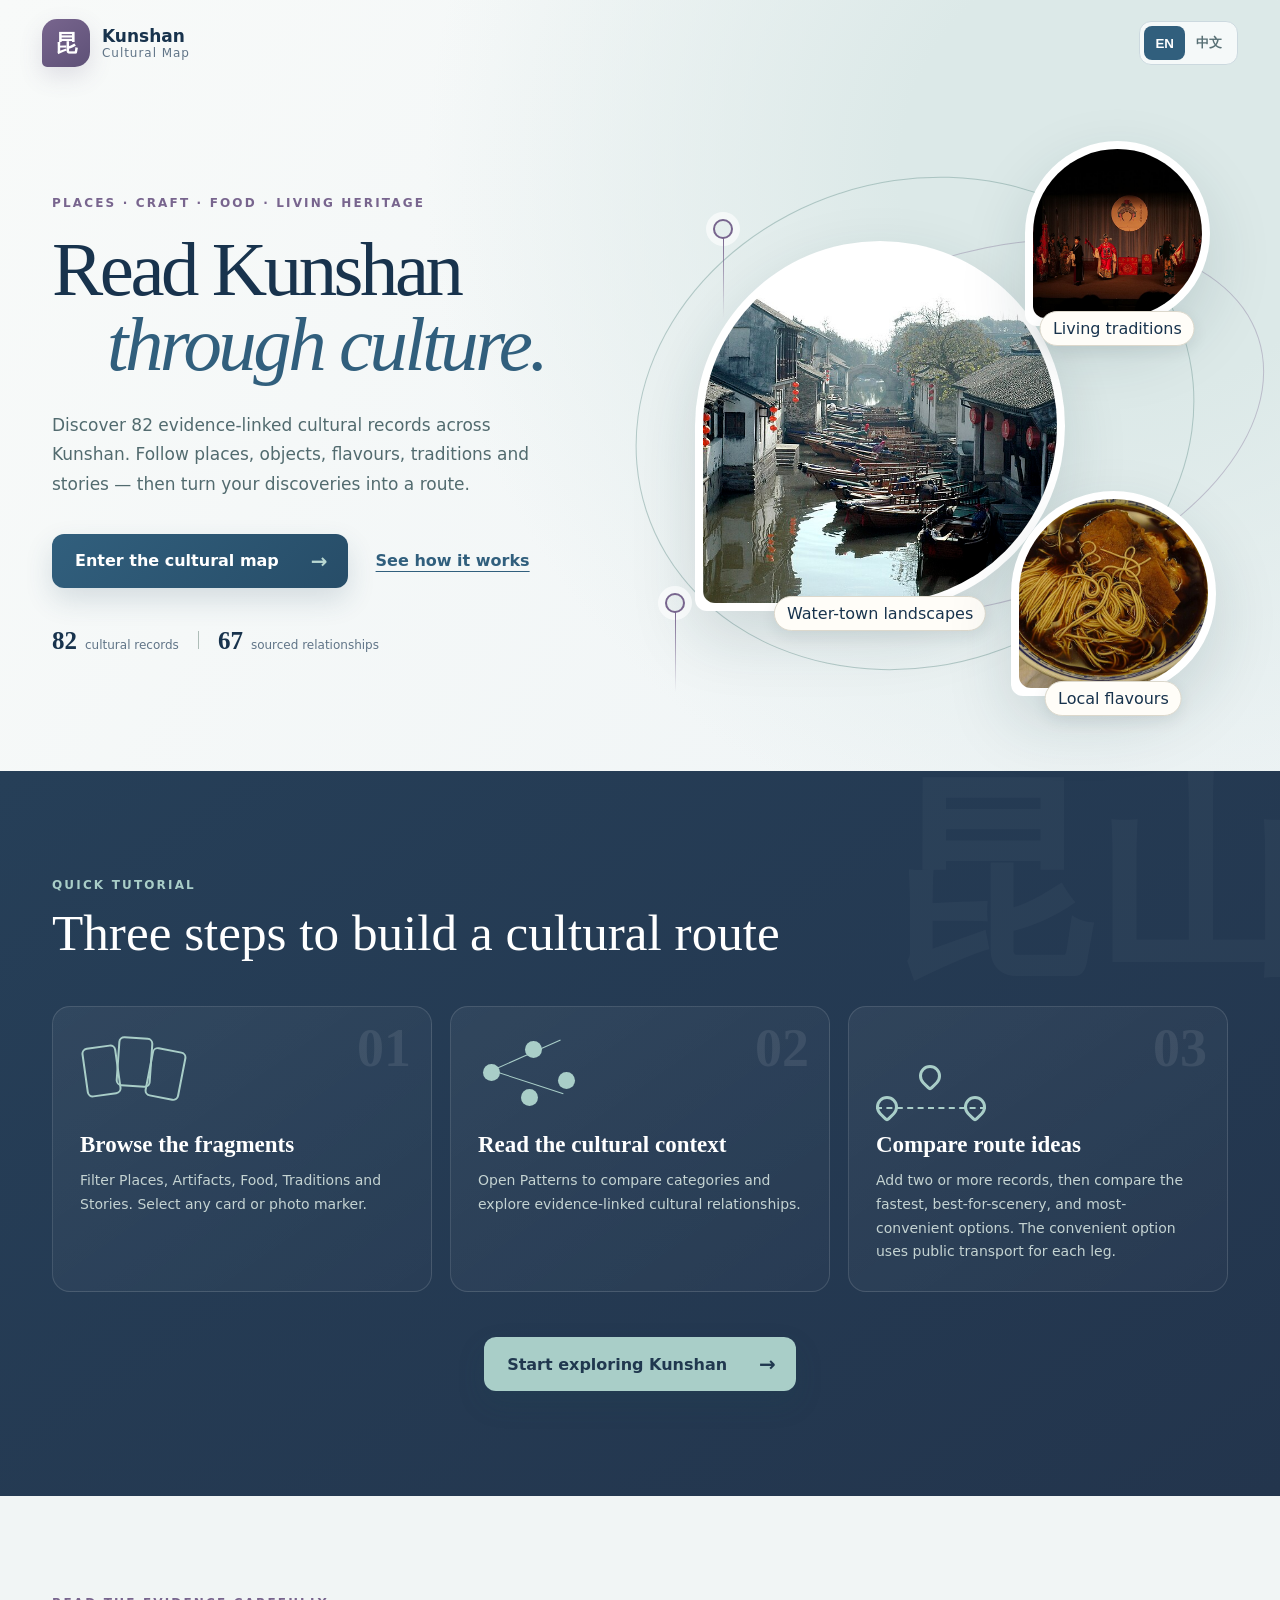
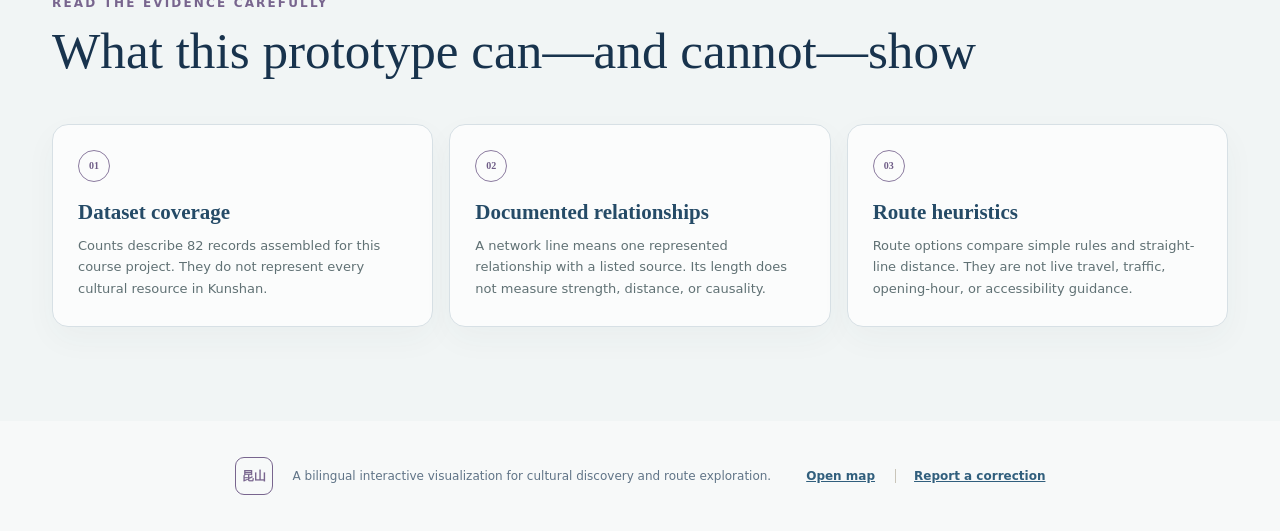
<file: index.html>
<!doctype html>
<html lang="en">
  <head>
    <meta charset="UTF-8" />
    <meta name="viewport" content="width=device-width, initial-scale=1.0" />
    <meta name="description" content="Kunshan Cultural Map — explore places, food, traditions, artifacts and stories, then create a cultural route." />
    <title>Kunshan Cultural Map</title>
    <link rel="stylesheet" href="landing.css?v=porcelain-2" />
  </head>
  <body>
    <main class="landing-shell">
      <nav class="landing-nav">
        <a class="landing-brand" href="index.html" aria-label="Kunshan Cultural Map home"><span>昆</span><b><i data-en="Kunshan" data-zh="昆山">Kunshan</i><small data-en="Cultural Map" data-zh="文化地图">Cultural Map</small></b></a>
        <div class="landing-language" role="group" aria-label="Language"><button data-language="en">EN</button><button data-language="zh">中文</button></div>
      </nav>

      <section class="hero">
        <div class="hero-copy">
          <p class="eyebrow" data-en="PLACES · CRAFT · FOOD · LIVING HERITAGE" data-zh="地点 · 手艺 · 食物 · 活态传统">PLACES · CRAFT · FOOD · LIVING HERITAGE</p>
          <h1><span data-en="Read Kunshan" data-zh="读懂昆山">Read Kunshan</span><em data-en="through culture." data-zh="从一处文化开始。">through culture.</em></h1>
          <p class="hero-intro" data-en="Discover 82 evidence-linked cultural records across Kunshan. Follow places, objects, flavours, traditions and stories — then turn your discoveries into a route." data-zh="探索昆山 82 条有来源的文化记录。从地点、器物、味道、传统与故事出发，再把你的发现变成一条文化路线。">Discover 82 evidence-linked cultural records across Kunshan. Follow places, objects, flavours, traditions and stories — then turn your discoveries into a route.</p>
          <div class="hero-actions">
            <a id="enterMap" class="primary-action" href="map.html?lang=en"><span data-en="Enter the cultural map" data-zh="进入文化地图">Enter the cultural map</span><b>→</b></a>
            <a class="text-action" href="#tutorial" data-en="See how it works" data-zh="查看使用方法">See how it works</a>
          </div>
          <div class="dataset-note"><strong>82</strong><span data-en="cultural records" data-zh="条文化记录">cultural records</span><i></i><strong>67</strong><span data-en="sourced relationships" data-zh="条有来源的关联">sourced relationships</span></div>
        </div>

        <div class="hero-visual" aria-label="Cultural scenes from Kunshan">
          <figure class="photo photo-main"><img src="assets/fragments/04-zhouzhuang_town.jpg" alt="Zhouzhuang water town"><figcaption data-en="Water-town landscapes" data-zh="水乡景观">Water-town landscapes</figcaption></figure>
          <figure class="photo photo-top"><img src="assets/fragments/61-kunqu_opera.jpg" alt="Kunqu opera"><figcaption data-en="Living traditions" data-zh="活态传统">Living traditions</figcaption></figure>
          <figure class="photo photo-bottom"><img src="assets/fragments/49-aozao_noodles.jpg" alt="Aozao noodles"><figcaption data-en="Local flavours" data-zh="地方味道">Local flavours</figcaption></figure>
          <div class="hero-orbit orbit-one"></div><div class="hero-orbit orbit-two"></div>
          <div class="map-pin pin-one"><span></span></div><div class="map-pin pin-two"><span></span></div>
        </div>
      </section>

      <section id="tutorial" class="tutorial">
        <div class="section-heading"><p data-en="QUICK TUTORIAL" data-zh="简单使用说明">QUICK TUTORIAL</p><h2 data-en="Three steps to build a cultural route" data-zh="三步建立你的文化路线">Three steps to build a cultural route</h2></div>
        <div class="tutorial-grid">
          <article><span class="step-number">01</span><div class="step-icon browse-icon"><i></i><i></i><i></i></div><h3 data-en="Browse the fragments" data-zh="浏览文化项目">Browse the fragments</h3><p data-en="Filter Places, Artifacts, Food, Traditions and Stories. Select any card or photo marker." data-zh="按地点、器物、食物、传统和故事筛选；点击左侧卡片或地图图片标记。">Filter Places, Artifacts, Food, Traditions and Stories. Select any card or photo marker.</p></article>
          <article><span class="step-number">02</span><div class="step-icon pattern-icon"><i></i><i></i><i></i><i></i></div><h3 data-en="Read the cultural context" data-zh="理解文化背景">Read the cultural context</h3><p data-en="Open Patterns to compare categories and explore evidence-linked cultural relationships." data-zh="打开“文化关联”，比较类别分布并探索有资料来源的文化关系。">Open Patterns to compare categories and explore evidence-linked cultural relationships.</p></article>
          <article><span class="step-number">03</span><div class="step-icon route-icon"><i></i><i></i><i></i></div><h3 data-en="Compare route ideas" data-zh="比较路线方案">Compare route ideas</h3><p data-en="Add two or more records, then compare the fastest, best-for-scenery, and most-convenient options. The convenient option uses public transport for each leg." data-zh="加入两个以上文化项目，再比较最快、最适合观景和交通最方便的方案；“交通最方便”会为每一段使用公共交通。">Add two or more records, then compare the fastest, best-for-scenery, and most-convenient options. The convenient option uses public transport for each leg.</p></article>
        </div>
        <a id="tutorialEnterMap" class="secondary-action" href="map.html?lang=en"><span data-en="Start exploring Kunshan" data-zh="开始探索昆山">Start exploring Kunshan</span><b>→</b></a>
      </section>

      <section class="evidence-guide" aria-labelledby="evidenceGuideTitle">
        <div class="section-heading"><p data-en="READ THE EVIDENCE CAREFULLY" data-zh="谨慎阅读证据">READ THE EVIDENCE CAREFULLY</p><h2 id="evidenceGuideTitle" data-en="What this prototype can—and cannot—show" data-zh="这个原型能说明什么，不能说明什么">What this prototype can—and cannot—show</h2></div>
        <div class="evidence-guide-grid">
          <article><span>01</span><h3 data-en="Dataset coverage" data-zh="数据覆盖范围">Dataset coverage</h3><p data-en="Counts describe 82 records assembled for this course project. They do not represent every cultural resource in Kunshan." data-zh="数量只描述本课程项目整理的 82 条记录，并不代表昆山的全部文化资源。">Counts describe 82 records assembled for this course project. They do not represent every cultural resource in Kunshan.</p></article>
          <article><span>02</span><h3 data-en="Documented relationships" data-zh="有记录的文化关联">Documented relationships</h3><p data-en="A network line means one represented relationship with a listed source. Its length does not measure strength, distance, or causality." data-zh="网络连线表示数据集中一条有来源的关系；线长不表示关系强度、地理距离或因果。">A network line means one represented relationship with a listed source. Its length does not measure strength, distance, or causality.</p></article>
          <article><span>03</span><h3 data-en="Route heuristics" data-zh="路线启发式规则">Route heuristics</h3><p data-en="Route options compare simple rules and straight-line distance. They are not live travel, traffic, opening-hour, or accessibility guidance." data-zh="路线方案比较简单规则和直线距离，不是实时出行、路况、开放时间或无障碍指引。">Route options compare simple rules and straight-line distance. They are not live travel, traffic, opening-hour, or accessibility guidance.</p></article>
        </div>
      </section>

      <footer><span class="footer-seal">昆山</span><p data-en="A bilingual interactive visualization for cultural discovery and route exploration." data-zh="用于文化发现与路线探索的双语交互可视化。">A bilingual interactive visualization for cultural discovery and route exploration.</p><a href="map.html?lang=en" data-enter-link data-en="Open map" data-zh="打开地图">Open map</a><a href="https://github.com/YiranZheng0206/Kunshan-Cultural-Interactive-Map/issues" target="_blank" rel="noopener noreferrer" data-en="Report a correction" data-zh="提交更正">Report a correction</a></footer>
    </main>
    <div class="culture-transition" id="cultureTransition" aria-hidden="true">
      <div class="transition-moon"></div>
      <div class="transition-bridge"><i></i><i></i><i></i></div>
      <div class="transition-fan"><i></i><i></i><i></i><i></i><i></i></div>
      <div class="transition-seal">昆</div>
      <div class="transition-water"><i></i><i></i><i></i><i></i></div>
      <p><span data-en="Entering Kunshan's cultural landscape" data-zh="正在进入昆山文化图景">Entering Kunshan's cultural landscape</span><b>···</b></p>
    </div>
    <script>
      (() => {
        const saved = (() => { try { return localStorage.getItem('kunshan-map-language'); } catch { return null; } })();
        const state = { language: saved === 'zh' ? 'zh' : 'en' };
        function setLanguage(language) {
          state.language = language;
          try { localStorage.setItem('kunshan-map-language', language); } catch {}
          document.documentElement.lang = language === 'zh' ? 'zh-CN' : 'en';
          document.querySelectorAll('[data-en][data-zh]').forEach(node => { node.textContent = node.dataset[language]; });
          document.querySelectorAll('[data-language]').forEach(button => { button.classList.toggle('active', button.dataset.language === language); button.setAttribute('aria-pressed', String(button.dataset.language === language)); });
          document.querySelectorAll('#enterMap,#tutorialEnterMap,[data-enter-link]').forEach(link => { link.href = `map.html?lang=${language}`; });
        }
        document.querySelector('.landing-language').onclick = event => { const button = event.target.closest('[data-language]'); if (button) setLanguage(button.dataset.language); };
        document.querySelectorAll('#enterMap,#tutorialEnterMap,[data-enter-link]').forEach(link => {
          link.addEventListener('click', event => {
            if (event.metaKey || event.ctrlKey || event.shiftKey || event.altKey) return;
            if (window.matchMedia('(prefers-reduced-motion: reduce)').matches) return;
            event.preventDefault();
            const overlay = document.getElementById('cultureTransition');
            overlay.classList.add('is-active');
            overlay.setAttribute('aria-hidden', 'false');
            window.setTimeout(() => { window.location.href = link.href; }, 1250);
          });
        });
        setLanguage(state.language);
      })();
    </script>
  </body>
</html>
</file>
<file: landing.css>
:root{--ink:#17343b;--muted:#61777a;--paper:#f5f1e7;--cream:#fffdf7;--seal:#a93e2b;--teal:#1d5960;--gold:#c99443;--line:#d9d7cc}*{box-sizing:border-box}html{scroll-behavior:smooth}body{margin:0;color:var(--ink);background:var(--paper);font-family:Inter,"Noto Sans SC","Microsoft YaHei",system-ui,sans-serif}.landing-shell{min-height:100vh;overflow:hidden;background:radial-gradient(circle at 88% 8%,#dce8e2 0 10%,transparent 31%),linear-gradient(120deg,#f9f6ed,#eef3ee)}.landing-shell::before{content:"";position:fixed;inset:0;pointer-events:none;opacity:.25;background-image:linear-gradient(90deg,transparent 49.5%,#1d59600a 50%,transparent 50.5%),linear-gradient(transparent 49.5%,#1d596008 50%,transparent 50.5%);background-size:42px 42px}.landing-nav{height:86px;max-width:1400px;margin:auto;padding:18px 42px;display:flex;align-items:center;justify-content:space-between;position:relative;z-index:5}.landing-brand{display:flex;gap:12px;align-items:center;color:inherit;text-decoration:none}.landing-brand>span{width:48px;height:48px;display:grid;place-items:center;background:var(--seal);color:#f9e7c7;border-radius:15px 15px 15px 5px;font:700 23px/1 "Songti SC",serif;box-shadow:0 9px 23px #84322325}.landing-brand b,.landing-brand i,.landing-brand small{display:block}.landing-brand i{font-style:normal;font-size:17px}.landing-brand small{font-size:12px;font-weight:500;color:var(--muted);letter-spacing:.08em}.landing-language{display:flex;padding:4px;border:1px solid #bfceca;background:#ffffffb8;border-radius:12px}.landing-language button{border:0;background:transparent;border-radius:8px;padding:8px 11px;color:#587075;font-weight:750;cursor:pointer}.landing-language button.active{background:var(--teal);color:white}.hero{max-width:1400px;min-height:670px;margin:auto;padding:55px 52px 75px;display:grid;grid-template-columns:minmax(430px,.9fr) minmax(520px,1.1fr);gap:75px;align-items:center;position:relative}.hero-copy{position:relative;z-index:2}.eyebrow,.section-heading>p{color:var(--seal);font-size:12px;font-weight:800;letter-spacing:.18em}.hero h1{font:500 clamp(50px,6vw,88px)/.98 "Songti SC","STSong",Georgia,serif;letter-spacing:-.045em;margin:22px 0 28px}.hero h1 span,.hero h1 em{display:block}.hero h1 em{font-style:italic;color:var(--teal);margin-left:55px}.hero-intro{max-width:610px;color:#526b6f;font-size:17px;line-height:1.75}.hero-actions{display:flex;align-items:center;gap:28px;margin-top:34px}.primary-action,.secondary-action{display:inline-flex;align-items:center;justify-content:center;gap:32px;color:white;background:var(--teal);padding:15px 20px 15px 23px;border-radius:12px;text-decoration:none;font-weight:750;box-shadow:0 12px 28px #194c5328;transition:.2s ease}.primary-action:hover,.secondary-action:hover{transform:translateY(-2px);box-shadow:0 15px 34px #194c5338}.primary-action b,.secondary-action b{color:#f2c77c;font-size:20px}.text-action{color:var(--teal);font-weight:700;text-underline-offset:5px}.dataset-note{margin-top:40px;display:flex;align-items:baseline;gap:8px;color:var(--muted);font-size:12px}.dataset-note strong{font:600 25px/1 Georgia,serif;color:var(--ink)}.dataset-note i{height:18px;width:1px;background:#aebdb8;margin:0 11px}.hero-visual{height:555px;position:relative}.photo{position:absolute;margin:0;background:#fff;padding:8px;border-radius:50% 50% 50% 12px;box-shadow:0 25px 65px #17343b25;z-index:2}.photo img{width:100%;height:100%;object-fit:cover;border-radius:inherit;display:block}.photo figcaption{position:absolute;bottom:-20px;left:50%;transform:translateX(-50%);white-space:nowrap;background:#fffdf8;color:var(--ink);border:1px solid #dcd8cc;border-radius:20px;padding:7px 12px;font:600 11px/1 inherit;box-shadow:0 5px 15px #17343b16}.photo-main{width:370px;height:370px;left:12%;top:18%}.photo-top{width:185px;height:185px;right:3%;top:0}.photo-bottom{width:205px;height:205px;right:2%;bottom:0}.hero-orbit{position:absolute;border:1px solid #8aa7a080;border-radius:50%;transform:rotate(-18deg)}.orbit-one{inset:40px 30px 30px 10px}.orbit-two{inset:112px -45px 95px 75px;border-color:#c994436b}.map-pin{position:absolute;width:20px;height:20px;border:2px solid var(--seal);border-radius:50%;z-index:3;box-shadow:0 0 0 7px #fff9}.map-pin span{position:absolute;width:1px;height:80px;background:linear-gradient(var(--seal),transparent);left:8px;top:17px}.pin-one{top:14%;left:15%}.pin-two{bottom:15%;left:7%}.tutorial{padding:95px 52px 105px;background:linear-gradient(180deg,#173f45,#15363c);color:white;position:relative}.tutorial::before{content:"昆山";position:absolute;right:-25px;top:5px;color:#ffffff08;font:700 210px/1 "Songti SC",serif}.section-heading{max-width:1296px;margin:0 auto 45px}.section-heading>p{color:#e6b861}.section-heading h2{margin:10px 0 0;font:500 clamp(32px,4vw,52px)/1.12 "Songti SC",Georgia,serif}.tutorial-grid{max-width:1296px;margin:auto;display:grid;grid-template-columns:repeat(3,1fr);gap:18px}.tutorial article{min-height:285px;padding:27px;border:1px solid #ffffff20;border-radius:18px;background:linear-gradient(145deg,#ffffff0e,#ffffff05);position:relative;overflow:hidden;transition:.2s ease}.tutorial article:hover{transform:translateY(-4px);border-color:#e3bc6d70;background:#ffffff12}.step-number{position:absolute;right:20px;top:14px;color:#ffffff16;font:700 54px/1 Georgia,serif}.tutorial h3{font:600 23px/1.2 "Songti SC",Georgia,serif;margin:22px 0 10px}.tutorial article p{color:#c4d3d2;line-height:1.7;font-size:14px;margin:0}.step-icon{height:75px;position:relative;width:110px}.browse-icon i{position:absolute;width:35px;height:50px;border:2px solid #e7bd70;border-radius:6px;transform:rotate(-8deg);left:4px;top:12px}.browse-icon i:nth-child(2){left:37px;top:3px;transform:rotate(4deg)}.browse-icon i:nth-child(3){left:68px;top:15px;transform:rotate(11deg)}.pattern-icon i{position:absolute;width:17px;height:17px;background:#e7bd70;border-radius:50%}.pattern-icon i:nth-child(1){left:5px;top:30px}.pattern-icon i:nth-child(2){left:47px;top:7px}.pattern-icon i:nth-child(3){left:80px;top:38px}.pattern-icon i:nth-child(4){left:43px;top:55px}.pattern-icon::before,.pattern-icon::after{content:"";position:absolute;width:75px;height:1px;background:#e7bd70;left:14px;top:36px;transform:rotate(-24deg);transform-origin:left}.pattern-icon::after{transform:rotate(18deg)}.route-icon{border-bottom:2px dashed #e7bd70}.route-icon i{position:absolute;width:22px;height:22px;border:3px solid #e7bd70;border-radius:50% 50% 50% 4px;transform:rotate(-45deg);bottom:-11px}.route-icon i:nth-child(2){left:43px;bottom:20px}.route-icon i:nth-child(3){right:0}.secondary-action{display:flex;width:max-content;margin:45px auto 0;background:#e4b863;color:#15363c}.secondary-action b{color:#15363c}.tutorial footer{margin-top:60px}footer{min-height:110px;padding:28px 52px;display:flex;align-items:center;justify-content:center;gap:20px;background:#f8f5eb;color:var(--muted);font-size:12px}footer p{margin:0}footer a{color:var(--teal);font-weight:750;margin-left:15px}.footer-seal{display:grid;place-items:center;width:38px;height:38px;border:1px solid var(--seal);color:var(--seal);border-radius:9px;font:700 12px/1 "Songti SC",serif}
@media(max-width:1000px){.hero{grid-template-columns:1fr;padding-top:35px}.hero-visual{height:500px}.tutorial-grid{grid-template-columns:1fr}.tutorial article{min-height:230px}}@media(max-width:650px){.landing-nav{padding:15px 18px}.hero{padding:38px 22px 65px;display:block}.hero h1{font-size:50px}.hero h1 em{margin-left:20px}.hero-actions{align-items:flex-start;flex-direction:column;gap:18px}.hero-visual{height:430px;margin-top:50px}.photo-main{width:280px;height:280px;left:0}.photo-top{width:135px;height:135px}.photo-bottom{width:150px;height:150px}.tutorial{padding:70px 22px}.section-heading{margin-bottom:30px}footer{padding:25px 20px;flex-wrap:wrap;text-align:center}}
.evidence-guide{padding:88px 52px 94px;background:#f7f4ea}.evidence-guide .section-heading>p{color:var(--seal)}.evidence-guide .section-heading h2{color:var(--ink)}.evidence-guide-grid{max-width:1296px;margin:auto;display:grid;grid-template-columns:repeat(3,1fr);gap:16px}.evidence-guide article{padding:25px 25px 27px;border:1px solid #ddd7c9;border-radius:16px;background:#fffdf7;box-shadow:0 12px 32px #2944480a}.evidence-guide article>span{display:grid;place-items:center;width:32px;height:32px;border:1px solid #c69a62;border-radius:50%;color:#9d503a;font:800 10px/1 Georgia,serif}.evidence-guide h3{margin:18px 0 9px;color:#21484e;font:650 21px/1.2 "Songti SC",Georgia,serif}.evidence-guide article p{margin:0;color:#607174;font-size:13px;line-height:1.65}footer a+ a{margin-left:0;padding-left:18px;border-left:1px solid #c9c5b9}
@media(max-width:1000px){.evidence-guide-grid{grid-template-columns:1fr}}
@media(max-width:650px){.evidence-guide{padding:70px 22px}}

/* Porcelain blue, celadon and plum: a quieter contemporary Kunshan palette. */
:root{--ink:#18334d;--muted:#607487;--paper:#f2f5f5;--cream:#fbfcfc;--seal:#78658e;--teal:#315f7d;--gold:#6f9c96;--line:#d7e0e5}
body{background:#edf2f4}.landing-shell{background:radial-gradient(circle at 88% 8%,#dce9e8 0 10%,transparent 31%),linear-gradient(120deg,#f8faf9,#eaf1f4)}.landing-shell::before{background-image:linear-gradient(90deg,transparent 49.5%,#315f7d08 50%,transparent 50.5%),linear-gradient(transparent 49.5%,#315f7d07 50%,transparent 50.5%)}.landing-brand>span{background:linear-gradient(145deg,#78658e,#5e5177);color:#fff;box-shadow:0 9px 23px #594b7628}.landing-language{border-color:#ccd9df}.hero h1 em{color:#315f7d}.eyebrow{color:#78658e}.primary-action{background:linear-gradient(135deg,#315f7d,#274d68);box-shadow:0 12px 28px #274d6828}.primary-action b{color:#b8d7d1}.text-action{color:#315f7d}.orbit-one{border-color:#7aa09b80}.orbit-two{border-color:#84729a61}.map-pin{border-color:#78658e}.map-pin span{background:linear-gradient(#78658e,transparent)}.tutorial{background:linear-gradient(145deg,#263f58,#23354d)}.section-heading>p,.tutorial .section-heading>p{color:#a9cec8}.tutorial article:hover{border-color:#9bc6bf70}.browse-icon i,.route-icon,.route-icon i{border-color:#a9cec8}.pattern-icon i{background:#a9cec8}.pattern-icon::before,.pattern-icon::after{background:#a9cec8}.secondary-action{background:#a9cec8;color:#20384f}.secondary-action b{color:#20384f}.evidence-guide{background:#f1f5f5}.evidence-guide article{border-color:#d7e0e5;background:#fbfcfc}.evidence-guide article>span{border-color:#8b7b9f;color:#6f5d87}.evidence-guide h3{color:#254b67}footer{background:#f7f9f9}footer a{color:#315f7d}.footer-seal{border-color:#78658e;color:#78658e}

/* Start transition: Kunshan water, stone bridge, opera fan and seal. */
.culture-transition{position:fixed;z-index:9999;inset:0;display:grid;place-items:center;overflow:hidden;background:radial-gradient(circle at 50% 34%,#f8fbfa 0 8%,#d9e7e7 34%,#9ebdc3 78%,#7397a1);opacity:0;visibility:hidden;pointer-events:none;transition:opacity .22s ease,visibility 0s linear .22s}.culture-transition.is-active{opacity:1;visibility:visible;transition-delay:0s}.transition-moon{position:absolute;top:13%;left:50%;width:150px;height:150px;border-radius:50%;background:#f8fbf6;box-shadow:0 0 70px #fff;transform:translateX(-50%) scale(.6);opacity:0}.is-active .transition-moon{animation:moonIn .75s .08s cubic-bezier(.2,.8,.2,1) forwards}.transition-bridge{position:absolute;left:50%;top:43%;width:330px;height:115px;border:11px solid #263f58;border-bottom:0;border-radius:170px 170px 0 0;transform:translate(-50%,35px);opacity:0}.transition-bridge::after{content:"";position:absolute;left:-42px;right:-42px;bottom:-13px;height:13px;border-radius:8px;background:#263f58}.transition-bridge i{position:absolute;bottom:-13px;width:8px;height:42px;background:#263f58}.transition-bridge i:nth-child(1){left:42px}.transition-bridge i:nth-child(2){left:50%;transform:translateX(-50%)}.transition-bridge i:nth-child(3){right:42px}.is-active .transition-bridge{animation:bridgeRise .72s .16s cubic-bezier(.2,.8,.2,1) forwards}.transition-fan{position:absolute;left:50%;top:23%;width:190px;height:95px;border-radius:190px 190px 16px 16px;background:linear-gradient(135deg,#7c6b94,#a3c8c2);transform-origin:50% 100%;transform:translateX(-50%) rotate(-55deg) scale(.5);opacity:0;overflow:hidden}.transition-fan i{position:absolute;left:50%;bottom:0;width:1px;height:100%;background:#fff9;transform-origin:bottom}.transition-fan i:nth-child(1){transform:rotate(-52deg)}.transition-fan i:nth-child(2){transform:rotate(-26deg)}.transition-fan i:nth-child(4){transform:rotate(26deg)}.transition-fan i:nth-child(5){transform:rotate(52deg)}.is-active .transition-fan{animation:fanOpen .75s .1s cubic-bezier(.2,.8,.2,1) forwards}.transition-seal{position:absolute;left:50%;top:34%;display:grid;place-items:center;width:54px;height:54px;border:2px solid #fff;border-radius:9px;background:#6e5e86;color:#fff;font:700 25px/1 "Songti SC",serif;box-shadow:0 8px 22px #314b5f38;transform:translate(-50%,-50%) scale(.4) rotate(-12deg);opacity:0}.is-active .transition-seal{animation:sealIn .5s .58s cubic-bezier(.1,.9,.2,1.2) forwards}.transition-water{position:absolute;inset:62% 0 0}.transition-water i{position:absolute;left:50%;width:110%;height:46px;border:2px solid #e9f7f5aa;border-color:#e9f7f5aa transparent transparent;border-radius:50%;transform:translateX(-50%) scaleX(.2);opacity:0}.transition-water i:nth-child(2){top:35px;width:92%}.transition-water i:nth-child(3){top:75px;width:120%}.transition-water i:nth-child(4){top:120px;width:80%}.is-active .transition-water i{animation:ripple 1s .24s ease-out forwards}.is-active .transition-water i:nth-child(2){animation-delay:.32s}.is-active .transition-water i:nth-child(3){animation-delay:.4s}.is-active .transition-water i:nth-child(4){animation-delay:.48s}.culture-transition p{position:absolute;bottom:12%;margin:0;color:#20384f;font:600 16px/1.4 "Songti SC",Georgia,serif;letter-spacing:.08em;opacity:0;transform:translateY(12px)}.culture-transition p b{display:inline-block;margin-left:5px;letter-spacing:.18em}.is-active p{animation:captionIn .5s .58s ease forwards}.is-active p b{animation:dots 1s infinite steps(3,end)}
@keyframes moonIn{to{opacity:.92;transform:translateX(-50%) scale(1)}}@keyframes bridgeRise{to{opacity:.92;transform:translate(-50%,0)}}@keyframes fanOpen{to{opacity:.9;transform:translateX(-50%) rotate(0) scale(1)}}@keyframes sealIn{to{opacity:1;transform:translate(-50%,-50%) scale(1) rotate(0)}}@keyframes ripple{to{opacity:.75;transform:translateX(-50%) scaleX(1)}}@keyframes captionIn{to{opacity:1;transform:none}}@keyframes dots{50%{opacity:.25}}
@media(prefers-reduced-motion:reduce){.culture-transition{display:none}.primary-action,.secondary-action,.tutorial article{transition:none}}
</file>
